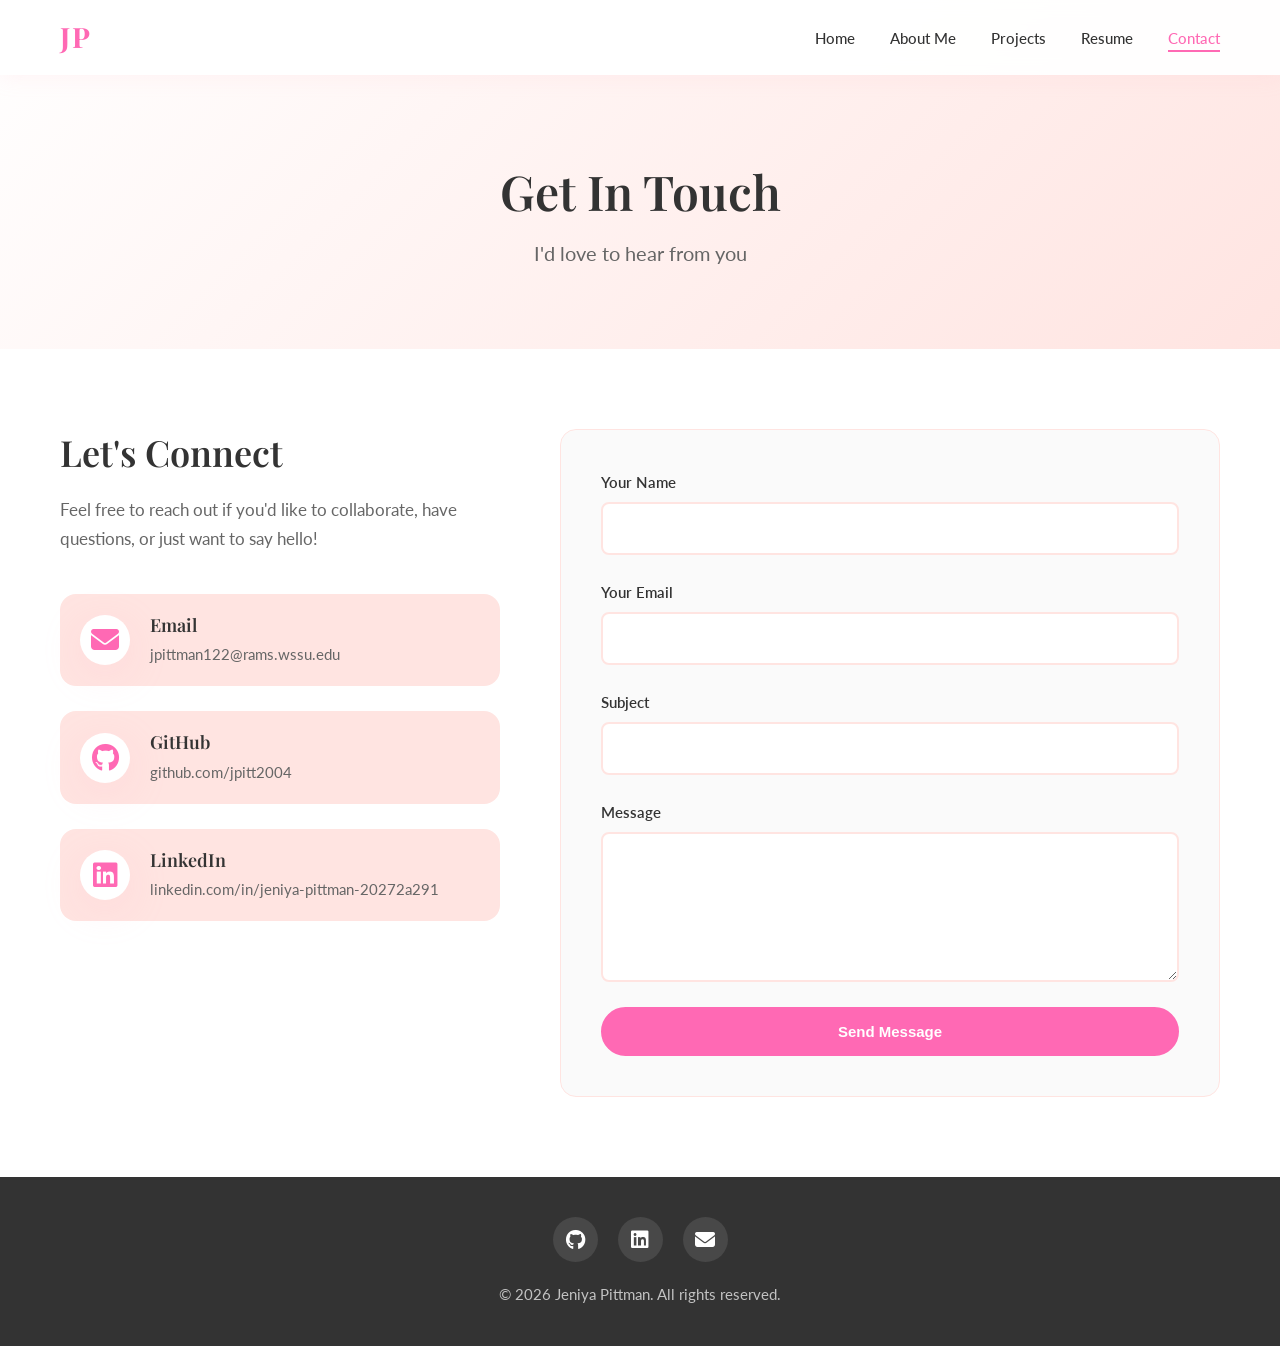
<file: contact.html>
<!DOCTYPE html>
<html lang="en">
<head>
    <meta charset="UTF-8">
    <meta name="viewport" content="width=device-width, initial-scale=1.0">
    <title>Contact | Jeniya Pittman</title>
    <link rel="stylesheet" href="style.css">
    <link rel="stylesheet" href="https://cdnjs.cloudflare.com/ajax/libs/font-awesome/6.4.0/css/all.min.css">
    <link href="https://fonts.googleapis.com/css2?family=Playfair+Display:wght@400;500;600;700&family=Lato:wght@300;400;500;600;700&display=swap" rel="stylesheet">
</head>
<body>
    <nav class="navbar">
        <div class="nav-container">
            <a href="index.html" class="logo">JP</a>
            <ul class="nav-links">
                <li><a href="index.html">Home</a></li>
                <li><a href="about.html">About Me</a></li>
                <li><a href="projects.html">Projects</a></li>
                <li><a href="resume.html">Resume</a></li>
                <li><a href="contact.html" class="active">Contact</a></li>
            </ul>
            <div class="hamburger">
                <span></span>
                <span></span>
                <span></span>
            </div>
        </div>
    </nav>

    <section class="page-header">
        <div class="container">
            <h1 class="fade-in">Get In Touch</h1>
            <p class="fade-in delay-1">I'd love to hear from you</p>
        </div>
    </section>

    <section class="contact-section">
        <div class="container">
            <div class="contact-grid">
                <div class="contact-info fade-in-up">
                    <h2>Let's Connect</h2>
                    <p>Feel free to reach out if you'd like to collaborate, have questions, or just want to say hello!</p>
                    
                    <div class="contact-methods">
                        <div class="contact-method">
                            <a href="mailto:jpittman122@rams.wssu.edu"><i class="fas fa-envelope"></i></a>
                            <div>
                                <h3>Email</h3>
                                <p>jpittman122@rams.wssu.edu</p>
                            </div>
                        </div>
                        <div class="contact-method">
                            <a href="https://github.com/jpitt2004" target="_blank"><i class="fab fa-github"></i></a>
                            <div>
                                <h3>GitHub</h3>
                                <p>github.com/jpitt2004</p>
                            </div>
                        </div>
                        <div class="contact-method">
                            <a href="https://linkedin.com/in/jeniya-pittman-20272a291" target="_blank"><i class="fab fa-linkedin"></i></a>
                            <div>
                                <h3>LinkedIn</h3>
                                <p>linkedin.com/in/jeniya-pittman-20272a291</p>
                            </div>
                        </div>
                    </div>
                </div>

                <div class="contact-form-wrapper fade-in-up delay-1">
                    <form class="contact-form" id="contact-form">
                        <div class="form-group">
                            <label for="name">Your Name</label>
                            <input type="text" id="name" name="name" required>
                        </div>
                        <div class="form-group">
                            <label for="email">Your Email</label>
                            <input type="email" id="email" name="email" required>
                        </div>
                        <div class="form-group">
                            <label for="subject">Subject</label>
                            <input type="text" id="subject" name="subject" required>
                        </div>
                        <div class="form-group">
                            <label for="message">Message</label>
                            <textarea id="message" name="message" rows="5" required></textarea>
                        </div>
                        <button type="submit" class="btn btn-primary">Send Message</button>
                    </form>
                </div>
            </div>
        </div>
    </section>

    <footer class="footer">
        <div class="container">
            <div class="footer-content">
                <div class="footer-social">
                    <a href="https://github.com/jpitt2004" target="_blank"><i class="fab fa-github"></i></a>
                    <a href="https://linkedin.com/in/jeniya-pittman-20272a291" target="_blank"><i class="fab fa-linkedin"></i></a>
                    <a href="mailto:jpittman122@rams.wssu.edu"><i class="fas fa-envelope"></i></a>
                </div>
                <p>&copy; 2026 Jeniya Pittman. All rights reserved.</p>
            </div>
        </div>
    </footer>

    <script src="main.js"></script>
</body>
</html>
</file>
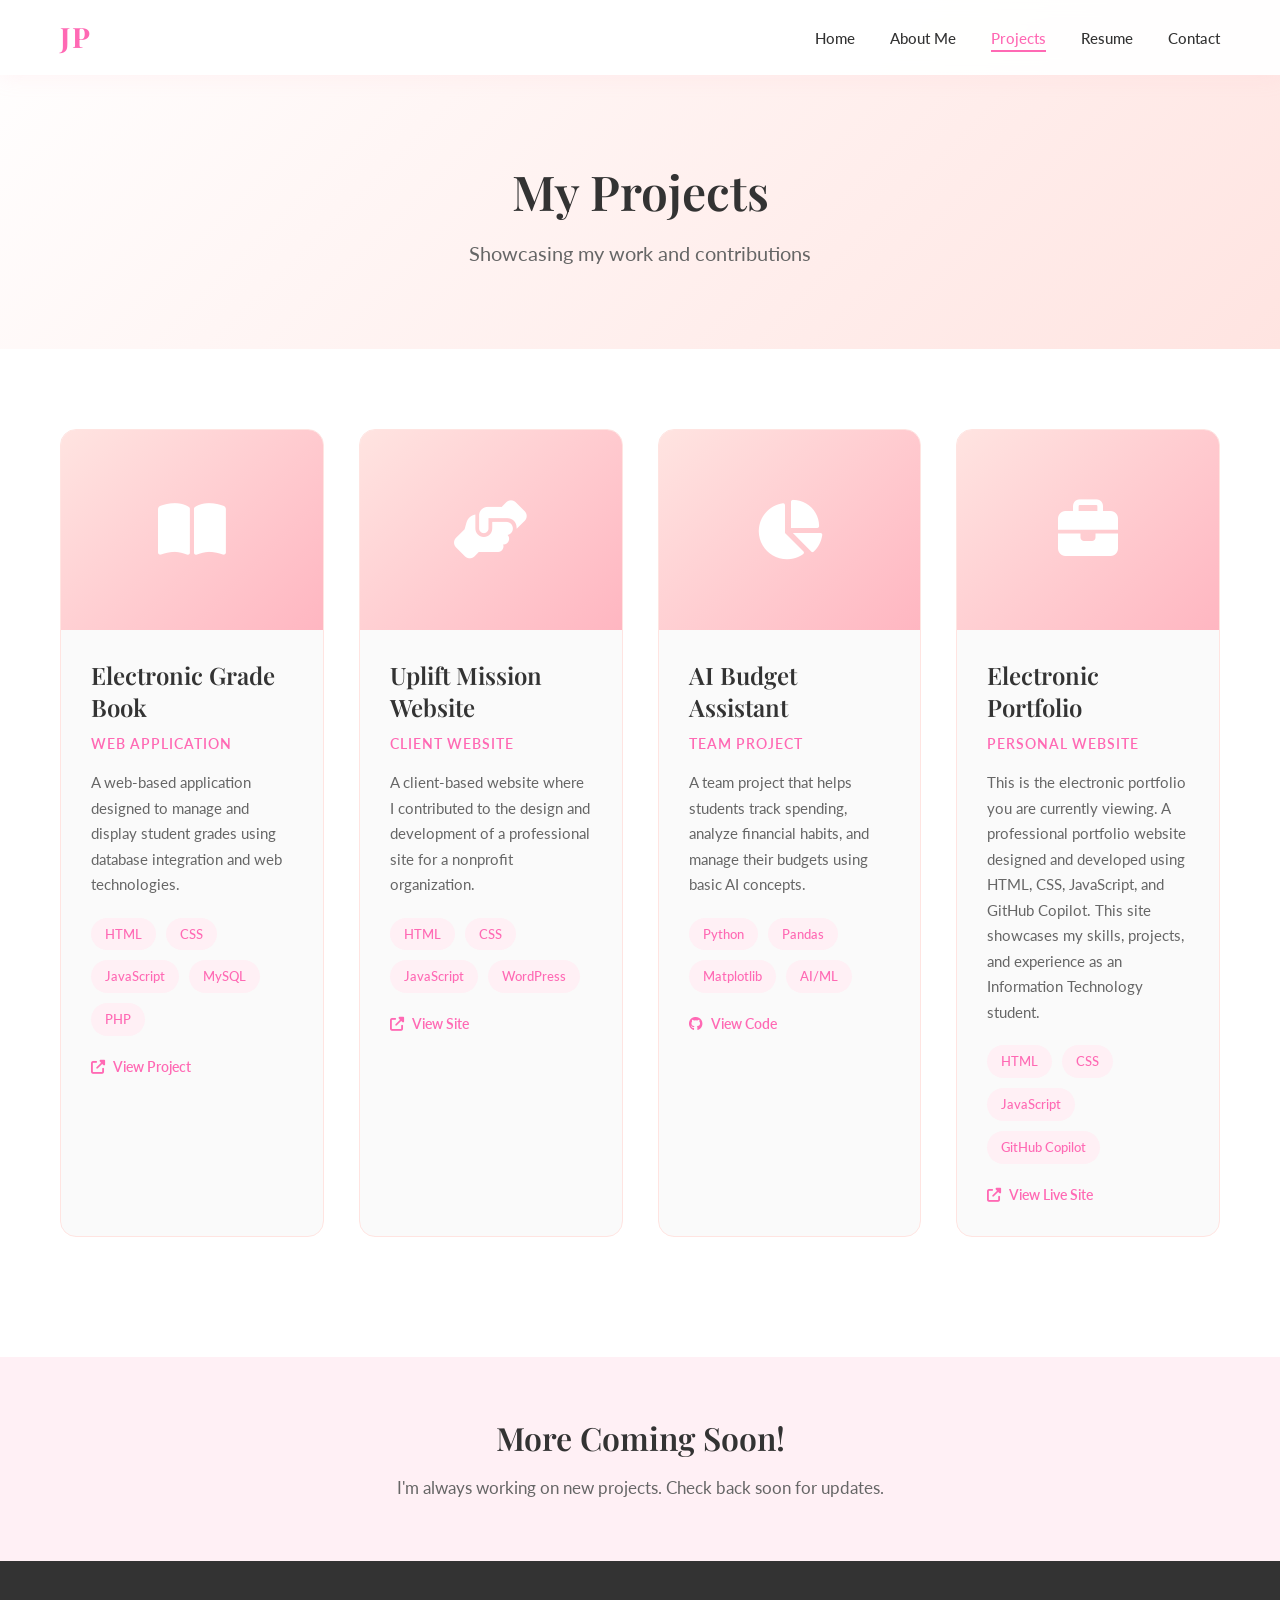
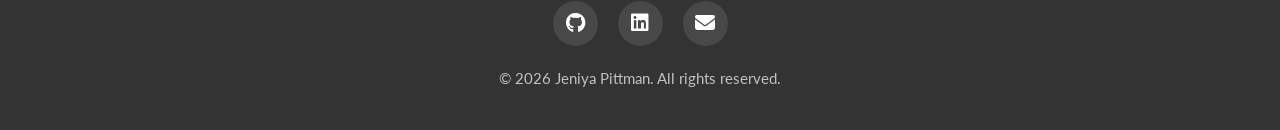
<file: projects.html>
<!DOCTYPE html>
<html lang="en">
<head>
    <meta charset="UTF-8">
    <meta name="viewport" content="width=device-width, initial-scale=1.0">
    <title>Projects | Jeniya Pittman</title>
    <link rel="stylesheet" href="style.css">
    <link rel="stylesheet" href="https://cdnjs.cloudflare.com/ajax/libs/font-awesome/6.4.0/css/all.min.css">
    <link href="https://fonts.googleapis.com/css2?family=Playfair+Display:wght@400;500;600;700&family=Lato:wght@300;400;500;600;700&display=swap" rel="stylesheet">
</head>
<body>
    <nav class="navbar">
        <div class="nav-container">
            <a href="index.html" class="logo">JP</a>
            <ul class="nav-links">
                <li><a href="index.html">Home</a></li>
                <li><a href="about.html">About Me</a></li>
                <li><a href="projects.html" class="active">Projects</a></li>
                <li><a href="resume.html">Resume</a></li>
                <li><a href="contact.html">Contact</a></li>
            </ul>
            <div class="hamburger">
                <span></span>
                <span></span>
                <span></span>
            </div>
        </div>
    </nav>

    <section class="page-header">
        <div class="container">
            <h1 class="fade-in">My Projects</h1>
            <p class="fade-in delay-1">Showcasing my work and contributions</p>
        </div>
    </section>

    <section class="projects-section">
        <div class="container">
            <div class="projects-grid">
                <!-- Project 1: Electronic Grade Book -->
                <div class="project-card fade-in-up">
                    <div class="project-image">
                        <i class="fas fa-book-open"></i>
                    </div>
                    <div class="project-content">
                        <h3>Electronic Grade Book</h3>
                        <p class="project-type">Web Application</p>
                        <p class="project-description">A web-based application designed to manage and display student grades using database integration and web technologies.</p>
                        <div class="project-tech">
                            <span>HTML</span>
                            <span>CSS</span>
                            <span>JavaScript</span>
                            <span>MySQL</span>
                            <span>PHP</span>
                        </div>
                        <div class="project-links">
                            <a href="https://colab.research.google.com/drive/1Uu9YPb7QO1gMLa2wChK_lTn_m-Y5g8Th?usp=sharing" target="_blank" class="project-link"><i class="fas fa-external-link-alt"></i> View Project</a>
                        </div>
                    </div>
                </div>

                <!-- Project 2: Uplift Mission Website -->
                <div class="project-card fade-in-up delay-1">
                    <div class="project-image">
                        <i class="fas fa-hands-helping"></i>
                    </div>
                    <div class="project-content">
                        <h3>Uplift Mission Website</h3>
                        <p class="project-type">Client Website</p>
                        <p class="project-description">A client-based website where I contributed to the design and development of a professional site for a nonprofit organization.</p>
                        <div class="project-tech">
                            <span>HTML</span>
                            <span>CSS</span>
                            <span>JavaScript</span>
                            <span>WordPress</span>
                        </div>
                        <div class="project-links">
                            <a href="https://upliftmissioninc.com/" target="_blank" class="project-link"><i class="fas fa-external-link-alt"></i> View Site</a>
                        </div>
                    </div>
                </div>

                <!-- Project 3: AI Budget Assistant -->
                <div class="project-card fade-in-up delay-2">
                    <div class="project-image">
                        <i class="fas fa-chart-pie"></i>
                    </div>
                    <div class="project-content">
                        <h3>AI Budget Assistant</h3>
                        <p class="project-type">Team Project</p>
                        <p class="project-description">A team project that helps students track spending, analyze financial habits, and manage their budgets using basic AI concepts.</p>
                        <div class="project-tech">
                            <span>Python</span>
                            <span>Pandas</span>
                            <span>Matplotlib</span>
                            <span>AI/ML</span>
                        </div>
                        <div class="project-links">
                            <a href="https://github.com/jpitt2004/ai-budget-assistant" target="_blank" class="project-link"><i class="fab fa-github"></i> View Code</a>
                        </div>
                    </div>
                </div>

                <!-- Project 4: Electronic Portfolio -->
                <div class="project-card fade-in-up delay-3">
                    <div class="project-image">
                        <i class="fas fa-briefcase"></i>
                    </div>
                    <div class="project-content">
                        <h3>Electronic Portfolio</h3>
                        <p class="project-type">Personal Website</p>
                        <p class="project-description">This is the electronic portfolio you are currently viewing. A professional portfolio website designed and developed using HTML, CSS, JavaScript, and GitHub Copilot. This site showcases my skills, projects, and experience as an Information Technology student.</p>
                        <div class="project-tech">
                            <span>HTML</span>
                            <span>CSS</span>
                            <span>JavaScript</span>
                            <span>GitHub Copilot</span>
                        </div>
                        <div class="project-links">
                            <a href="https://jpitt2004.github.io/electronic-portfolio/index.html" target="_blank" class="project-link"><i class="fas fa-external-link-alt"></i> View Live Site</a>
                        </div>
                    </div>
                </div>
            </div>
        </div>
    </section>

    <section class="more-projects">
        <div class="container">
            <div class="more-projects-content fade-in-up">
                <h2>More Coming Soon!</h2>
                <p>I'm always working on new projects. Check back soon for updates.</p>
            </div>
        </div>
    </section>

    <footer class="footer">
        <div class="container">
            <div class="footer-content">
                <div class="footer-social">
                    <a href="https://github.com/jpitt2004" target="_blank"><i class="fab fa-github"></i></a>
                    <a href="https://linkedin.com/in/jeniya-pittman-20272a291" target="_blank"><i class="fab fa-linkedin"></i></a>
                    <a href="mailto:jpittman122@rams.wssu.edu"><i class="fas fa-envelope"></i></a>
                </div>
                <p>&copy; 2026 Jeniya Pittman. All rights reserved.</p>
            </div>
        </div>
    </footer>

    <script src="main.js"></script>
</body>
</html>
</file>
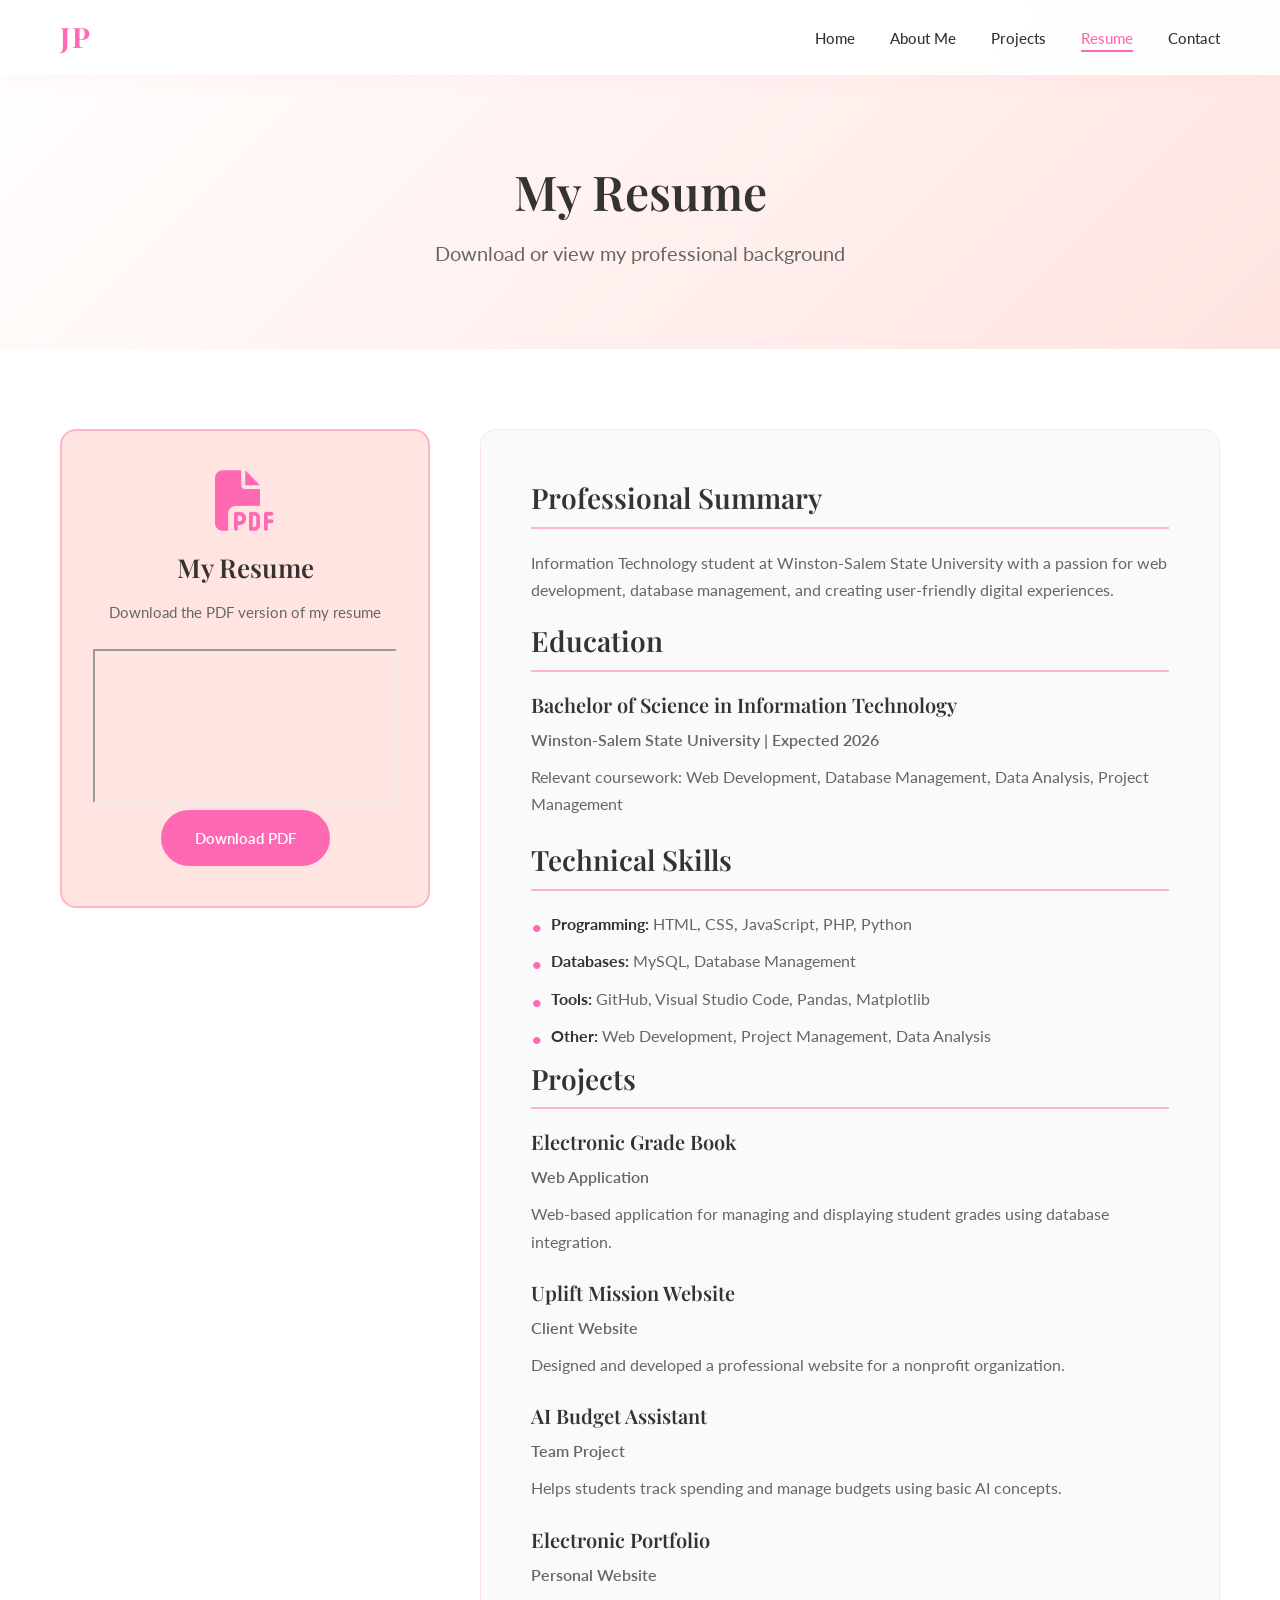
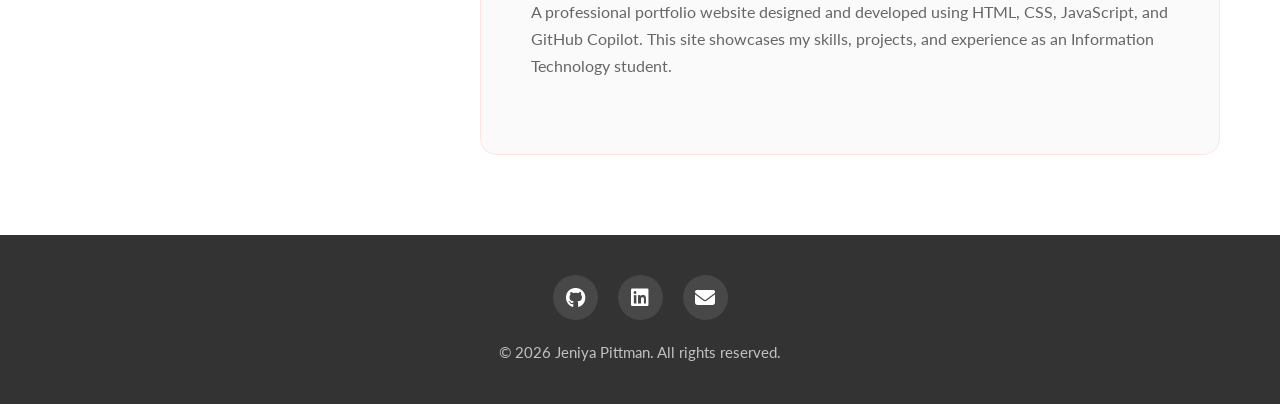
<file: resume.html>
<!DOCTYPE html>
<html lang="en">
<head>
    <meta charset="UTF-8">
    <meta name="viewport" content="width=device-width, initial-scale=1.0">
    <title>Resume | Jeniya Pittman</title>
    <link rel="stylesheet" href="style.css">
    <link rel="stylesheet" href="https://cdnjs.cloudflare.com/ajax/libs/font-awesome/6.4.0/css/all.min.css">
    <link href="https://fonts.googleapis.com/css2?family=Playfair+Display:wght@400;500;600;700&family=Lato:wght@300;400;500;600;700&display=swap" rel="stylesheet">
</head>
<body>
    <nav class="navbar">
        <div class="nav-container">
            <a href="index.html" class="logo">JP</a>
            <ul class="nav-links">
                <li><a href="index.html">Home</a></li>
                <li><a href="about.html">About Me</a></li>
                <li><a href="projects.html">Projects</a></li>
                <li><a href="resume.html" class="active">Resume</a></li>
                <li><a href="contact.html">Contact</a></li>
            </ul>
            <div class="hamburger">
                <span></span>
                <span></span>
                <span></span>
            </div>
        </div>
    </nav>

    <section class="page-header">
        <div class="container">
            <h1 class="fade-in">My Resume</h1>
            <p class="fade-in delay-1">Download or view my professional background</p>
        </div>
    </section>

    <section class="resume-section">
        <div class="container">
            <div class="resume-grid">
                <div class="resume-download fade-in-up">
                    <div class="download-card">
                        <i class="fas fa-file-pdf"></i>
                        <h3>My Resume</h3>
                        <p>Download the PDF version of my resume</p>
                        <div class="pdf-preview-container">
                            <iframe src="Jeniya_Pittman_Resume(2026).pdf" title="Resume Preview" class="pdf-preview" loading="lazy"></iframe>
                        </div>
                        <a href="Jeniya_Pittman_Resume(2026).pdf" class="btn btn-primary" id="download-btn" download>Download PDF</a>
                    </div>
                </div>

                <div class="resume-preview fade-in-up delay-1">
                    <div class="preview-card">
                        <h2>Professional Summary</h2>
                        <p>Information Technology student at Winston-Salem State University with a passion for web development, database management, and creating user-friendly digital experiences.</p>
                        
                        <h2>Education</h2>
                        <div class="resume-item">
                            <h3>Bachelor of Science in Information Technology</h3>
                            <p class="resume-meta">Winston-Salem State University | Expected 2026</p>
                            <p>Relevant coursework: Web Development, Database Management, Data Analysis, Project Management</p>
                        </div>

                        <h2>Technical Skills</h2>
                        <ul class="skills-list">
                            <li><strong>Programming:</strong> HTML, CSS, JavaScript, PHP, Python</li>
                            <li><strong>Databases:</strong> MySQL, Database Management</li>
                            <li><strong>Tools:</strong> GitHub, Visual Studio Code, Pandas, Matplotlib</li>
                            <li><strong>Other:</strong> Web Development, Project Management, Data Analysis</li>
                        </ul>

                        <h2>Projects</h2>
                        <div class="resume-item">
                            <h3>Electronic Grade Book</h3>
                            <p class="resume-meta">Web Application</p>
                            <p>Web-based application for managing and displaying student grades using database integration.</p>
                        </div>
                        <div class="resume-item">
                            <h3>Uplift Mission Website</h3>
                            <p class="resume-meta">Client Website</p>
                            <p>Designed and developed a professional website for a nonprofit organization.</p>
                        </div>
                        <div class="resume-item">
                            <h3>AI Budget Assistant</h3>
                            <p class="resume-meta">Team Project</p>
                            <p>Helps students track spending and manage budgets using basic AI concepts.</p>
                        </div>
                        <div class="resume-item">
                            <h3>Electronic Portfolio</h3>
                            <p class="resume-meta">Personal Website</p>
                            <p>A professional portfolio website designed and developed using HTML, CSS, JavaScript, and GitHub Copilot. This site showcases my skills, projects, and experience as an Information Technology student.</p>
                        </div>
                    </div>
                </div>
            </div>
        </div>
    </section>

    <footer class="footer">
        <div class="container">
            <div class="footer-content">
                <div class="footer-social">
                    <a href="https://github.com/jpitt2004" target="_blank"><i class="fab fa-github"></i></a>
                    <a href="https://linkedin.com/in/jeniya-pittman-20272a291" target="_blank"><i class="fab fa-linkedin"></i></a>
                    <a href="mailto:jpittman122@rams.wssu.edu"><i class="fas fa-envelope"></i></a>
                </div>
                <p>&copy; 2026 Jeniya Pittman. All rights reserved.</p>
            </div>
        </div>
    </footer>

    <script src="main.js"></script>
</body>
</html>
</file>
<file: style.css>
/* ========================================
   CSS Variables & Reset
   ======================================== */
:root {
    --primary-pink: #FFB6C1;
    --soft-pink: #FFE4E1;
    --deep-pink: #FF69B4;
    --light-pink: #FFF0F5;
    --white: #FFFFFF;
    --off-white: #FAFAFA;
    --text-dark: #333333;
    --text-light: #666666;
    --text-muted: #999999;
    --shadow-soft: 0 10px 40px rgba(255, 182, 193, 0.2);
    --shadow-hover: 0 15px 50px rgba(255, 182, 193, 0.35);
    --transition: all 0.3s ease;
    --border-radius: 16px;
    --border-radius-sm: 8px;
}

* {
    margin: 0;
    padding: 0;
    box-sizing: border-box;
}

html {
    scroll-behavior: smooth;
}

body {
    font-family: 'Lato', sans-serif;
    line-height: 1.6;
    color: var(--text-dark);
    background-color: var(--white);
    overflow-x: hidden;
}

h1, h2, h3, h4, h5, h6 {
    font-family: 'Playfair Display', serif;
    font-weight: 600;
    line-height: 1.3;
}

a {
    text-decoration: none;
    color: inherit;
}

ul {
    list-style: none;
}

img {
    max-width: 100%;
    height: auto;
}

.container {
    max-width: 1200px;
    margin: 0 auto;
    padding: 0 20px;
}

/* ========================================
   Navigation
   ======================================== */
.navbar {
    position: fixed;
    top: 0;
    left: 0;
    right: 0;
    background: rgba(255, 255, 255, 0.95);
    backdrop-filter: blur(10px);
    z-index: 1000;
    box-shadow: 0 2px 20px rgba(255, 182, 193, 0.15);
    transition: var(--transition);
}

.nav-container {
    max-width: 1200px;
    margin: 0 auto;
    padding: 15px 20px;
    display: flex;
    justify-content: space-between;
    align-items: center;
}

.logo {
    font-family: 'Playfair Display', serif;
    font-size: 28px;
    font-weight: 700;
    color: var(--deep-pink);
    letter-spacing: 2px;
    transition: var(--transition);
}

.logo:hover {
    color: var(--primary-pink);
    transform: scale(1.05);
}

.nav-links {
    display: flex;
    gap: 35px;
}

.nav-links a {
    font-size: 15px;
    font-weight: 500;
    color: var(--text-dark);
    position: relative;
    padding: 5px 0;
    transition: var(--transition);
}

.nav-links a::after {
    content: '';
    position: absolute;
    bottom: 0;
    left: 0;
    width: 0;
    height: 2px;
    background: var(--deep-pink);
    transition: var(--transition);
}

.nav-links a:hover::after,
.nav-links a.active::after {
    width: 100%;
}

.nav-links a:hover,
.nav-links a.active {
    color: var(--deep-pink);
}

.hamburger {
    display: none;
    cursor: pointer;
    flex-direction: column;
    gap: 5px;
}

.hamburger span {
    width: 25px;
    height: 3px;
    background: var(--text-dark);
    border-radius: 3px;
    transition: var(--transition);
}

/* ========================================
   Hero Section
   ======================================== */
.hero {
    min-height: 100vh;
    display: flex;
    align-items: center;
    justify-content: center;
    padding: 120px 20px 80px;
    background: linear-gradient(135deg, var(--white) 0%, var(--soft-pink) 50%, var(--light-pink) 100%);
    position: relative;
    overflow: hidden;
}

.hero::before {
    content: '';
    position: absolute;
    top: -50%;
    right: -20%;
    width: 600px;
    height: 600px;
    background: radial-gradient(circle, rgba(255, 182, 193, 0.3) 0%, transparent 70%);
    border-radius: 50%;
    animation: float 8s ease-in-out infinite;
}

.hero::after {
    content: '';
    position: absolute;
    bottom: -30%;
    left: -10%;
    width: 400px;
    height: 400px;
    background: radial-gradient(circle, rgba(255, 240, 245, 0.5) 0%, transparent 70%);
    border-radius: 50%;
    animation: float 10s ease-in-out infinite reverse;
}

@keyframes float {
    0%, 100% { transform: translate(0, 0); }
    50% { transform: translate(30px, -30px); }
}

.hero-content {
    display: grid;
    grid-template-columns: 1fr 1fr;
    gap: 60px;
    align-items: center;
    max-width: 1200px;
    width: 100%;
    position: relative;
    z-index: 1;
}

.hero-text h1 {
    font-size: 52px;
    margin-bottom: 20px;
    color: var(--text-dark);
    white-space: nowrap;
}

.hero-text .highlight {
    color: var(--deep-pink);
    position: relative;
}

.hero-text p {
    font-size: 20px;
    color: var(--text-light);
    margin-bottom: 10px;
    white-space: nowrap;
}

.hero-text p:last-of-type {
    font-size: 18px;
    color: var(--text-muted);
    margin-bottom: 30px;
}

.hero-buttons {
    display: flex;
    gap: 20px;
}

.btn {
    display: inline-block;
    padding: 14px 32px;
    border-radius: 50px;
    font-size: 15px;
    font-weight: 600;
    cursor: pointer;
    transition: var(--transition);
    border: 2px solid transparent;
}

.btn-primary {
    background: var(--deep-pink);
    color: var(--white);
    border-color: var(--deep-pink);
}

.btn-primary:hover {
    background: transparent;
    color: var(--deep-pink);
    transform: translateY(-3px);
    box-shadow: var(--shadow-hover);
}

.btn-secondary {
    background: transparent;
    color: var(--deep-pink);
    border-color: var(--deep-pink);
}

.btn-secondary:hover {
    background: var(--deep-pink);
    color: var(--white);
    transform: translateY(-3px);
    box-shadow: var(--shadow-hover);
}

.hero-visual {
    display: flex;
    justify-content: center;
    align-items: center;
    position: relative;
}

.circle-pattern {
    width: 350px;
    height: 350px;
    border-radius: 50%;
    background: linear-gradient(135deg, var(--soft-pink) 0%, var(--primary-pink) 100%);
    position: relative;
    animation: pulse 4s ease-in-out infinite;
}

@keyframes pulse {
    0%, 100% { transform: scale(1); }
    50% { transform: scale(1.05); }
}

.circle-pattern::before {
    content: '';
    position: absolute;
    top: 20px;
    left: 20px;
    right: 20px;
    bottom: 20px;
    border: 3px dashed var(--white);
    border-radius: 50%;
    animation: rotate 20s linear infinite;
}

@keyframes rotate {
    from { transform: rotate(0deg); }
    to { transform: rotate(360deg); }
}

.profile-icon {
    position: absolute;
    width: 180px;
    height: 180px;
    background: var(--white);
    border-radius: 50%;
    display: flex;
    align-items: center;
    justify-content: center;
    box-shadow: var(--shadow-soft);
    overflow: hidden;
}

.profile-icon img {
    width: 100%;
    height: 100%;
    object-fit: cover;
    object-position: center;
}

.profile-icon i {
    font-size: 50px;
    color: var(--deep-pink);
}

.scroll-indicator {
    position: absolute;
    bottom: 40px;
    left: 50%;
    transform: translateX(-50%);
    animation: bounce 2s ease-in-out infinite;
}

.scroll-indicator i {
    font-size: 24px;
    color: var(--deep-pink);
}

@keyframes bounce {
    0%, 100% { transform: translateX(-50%) translateY(0); }
    50% { transform: translateX(-50%) translateY(10px); }
}

/* ========================================
   Quick Intro Section
   ======================================== */
.quick-intro {
    padding: 80px 20px;
    background: var(--white);
}

.intro-grid {
    display: grid;
    grid-template-columns: repeat(3, 1fr);
    gap: 30px;
}

.intro-card {
    background: var(--off-white);
    padding: 40px 30px;
    border-radius: var(--border-radius);
    text-align: center;
    transition: var(--transition);
    border: 1px solid var(--soft-pink);
}

.intro-card:hover {
    transform: translateY(-10px);
    box-shadow: var(--shadow-soft);
    border-color: var(--primary-pink);
}

.intro-card i {
    font-size: 40px;
    color: var(--deep-pink);
    margin-bottom: 20px;
}

.intro-card h3 {
    font-size: 22px;
    margin-bottom: 15px;
    color: var(--text-dark);
}

.intro-card p {
    color: var(--text-light);
    font-size: 15px;
}

/* ========================================
   Page Header
   ======================================== */
.page-header {
    padding: 160px 20px 80px;
    background: linear-gradient(135deg, var(--white) 0%, var(--soft-pink) 100%);
    text-align: center;
}

.page-header h1 {
    font-size: 48px;
    color: var(--text-dark);
    margin-bottom: 15px;
}

.page-header p {
    font-size: 20px;
    color: var(--text-light);
}

/* ========================================
   About Page
   ======================================== */
.about-content {
    padding: 80px 20px;
    background: var(--white);
}

.about-grid {
    display: grid;
    grid-template-columns: 1fr 2fr;
    gap: 60px;
    align-items: start;
}

.about-image {
    display: flex;
    justify-content: center;
}

.image-frame {
    width: 280px;
    height: 280px;
    background: linear-gradient(135deg, var(--soft-pink) 0%, var(--primary-pink) 100%);
    border-radius: var(--border-radius);
    display: flex;
    align-items: center;
    justify-content: center;
    box-shadow: var(--shadow-soft);
    overflow: hidden;
}

.image-frame img {
    width: 100%;
    height: 100%;
    object-fit: cover;
}

.image-frame i {
    font-size: 100px;
    color: var(--white);
}

.about-text h2 {
    font-size: 36px;
    margin-bottom: 25px;
    color: var(--text-dark);
}

.about-text p {
    font-size: 17px;
    color: var(--text-light);
    margin-bottom: 20px;
    line-height: 1.8;
}

.about-text .lead {
    font-size: 20px;
    color: var(--text-dark);
    font-weight: 500;
}

/* ========================================
   Skills Section
   ======================================== */
.skills-section {
    padding: 80px 20px;
    background: var(--light-pink);
}

.section-title {
    text-align: center;
    font-size: 40px;
    margin-bottom: 50px;
    color: var(--text-dark);
}

.skills-grid {
    display: grid;
    grid-template-columns: repeat(4, 1fr);
    gap: 25px;
}

.skill-card {
    background: var(--white);
    padding: 30px 20px;
    border-radius: var(--border-radius);
    text-align: center;
    transition: var(--transition);
    border: 2px solid transparent;
}

.skill-card:hover {
    transform: translateY(-8px);
    border-color: var(--deep-pink);
    box-shadow: var(--shadow-soft);
}

.skill-card i {
    font-size: 45px;
    color: var(--deep-pink);
    margin-bottom: 15px;
}

.skill-card h3 {
    font-size: 18px;
    color: var(--text-dark);
}

/* ========================================
   Interests Section
   ======================================== */
.interests-section {
    padding: 80px 20px;
    background: var(--white);
}

.interests-grid {
    display: grid;
    grid-template-columns: repeat(4, 1fr);
    gap: 30px;
}

.interest-card {
    background: var(--off-white);
    padding: 35px 25px;
    border-radius: var(--border-radius);
    text-align: center;
    transition: var(--transition);
    border: 1px solid var(--soft-pink);
}

.interest-card:hover {
    transform: translateY(-8px);
    box-shadow: var(--shadow-soft);
    background: var(--light-pink);
}

.interest-card i {
    font-size: 40px;
    color: var(--deep-pink);
    margin-bottom: 20px;
}

.interest-card h3 {
    font-size: 20px;
    margin-bottom: 12px;
    color: var(--text-dark);
}

.interest-card p {
    font-size: 15px;
    color: var(--text-light);
}

/* ========================================
   Projects Page
   ======================================== */
.projects-section {
    padding: 80px 20px;
    background: var(--white);
}

.projects-grid {
    display: grid;
    grid-template-columns: repeat(4, 1fr);
    gap: 35px;
}

.project-card {
    background: var(--off-white);
    border-radius: var(--border-radius);
    overflow: hidden;
    transition: var(--transition);
    border: 1px solid var(--soft-pink);
}

.project-card:hover {
    transform: translateY(-12px);
    box-shadow: var(--shadow-hover);
    border-color: var(--deep-pink);
}

.project-image {
    height: 200px;
    background: linear-gradient(135deg, var(--soft-pink) 0%, var(--primary-pink) 100%);
    display: flex;
    align-items: center;
    justify-content: center;
}

.project-image i {
    font-size: 60px;
    color: var(--white);
}

.project-content {
    padding: 30px;
}

.project-content h3 {
    font-size: 24px;
    margin-bottom: 10px;
    color: var(--text-dark);
}

.project-type {
    font-size: 14px;
    color: var(--deep-pink);
    font-weight: 600;
    text-transform: uppercase;
    letter-spacing: 1px;
    margin-bottom: 15px;
}

.project-description {
    font-size: 15px;
    color: var(--text-light);
    margin-bottom: 20px;
    line-height: 1.7;
}

.project-tech {
    display: flex;
    flex-wrap: wrap;
    gap: 10px;
    margin-bottom: 20px;
}

.project-tech span {
    padding: 6px 14px;
    background: var(--light-pink);
    border-radius: 20px;
    font-size: 13px;
    color: var(--deep-pink);
    font-weight: 500;
}

.project-links {
    display: flex;
    gap: 15px;
}

.project-link {
    display: inline-flex;
    align-items: center;
    gap: 8px;
    font-size: 14px;
    color: var(--deep-pink);
    font-weight: 600;
    transition: var(--transition);
}

.project-link:hover {
    color: var(--text-dark);
    transform: translateX(5px);
}

.more-projects {
    padding: 60px 20px;
    background: var(--light-pink);
    text-align: center;
    margin-top: 40px;
}

.more-projects h2 {
    font-size: 32px;
    margin-bottom: 15px;
    color: var(--text-dark);
}

.more-projects p {
    font-size: 17px;
    color: var(--text-light);
}

/* ========================================
   Resume Page
   ======================================== */
.resume-section {
    padding: 80px 20px;
    background: var(--white);
}

.resume-grid {
    display: grid;
    grid-template-columns: 1fr 2fr;
    gap: 50px;
}

.resume-download {
    position: sticky;
    top: 120px;
}

.download-card {
    background: var(--soft-pink);
    padding: 40px 30px;
    border-radius: var(--border-radius);
    text-align: center;
    border: 2px solid var(--primary-pink);
}

.download-card i {
    font-size: 60px;
    color: var(--deep-pink);
    margin-bottom: 20px;
}

.download-card h3 {
    font-size: 26px;
    margin-bottom: 15px;
    color: var(--text-dark);
}

.download-card p {
    font-size: 15px;
    color: var(--text-light);
    margin-bottom: 25px;
}

.upload-section {
    margin-bottom: 25px;
}

.upload-label {
    display: inline-flex;
    align-items: center;
    gap: 10px;
    padding: 12px 24px;
    background: var(--white);
    border: 2px dashed var(--deep-pink);
    border-radius: 50px;
    color: var(--deep-pink);
    font-weight: 600;
    cursor: pointer;
    transition: var(--transition);
}

.upload-label:hover {
    background: var(--deep-pink);
    color: var(--white);
}

.resume-input {
    display: none;
}

.preview-card {
    background: var(--off-white);
    padding: 50px;
    border-radius: var(--border-radius);
    border: 1px solid var(--soft-pink);
}

.preview-card h2 {
    font-size: 28px;
    margin-bottom: 20px;
    color: var(--text-dark);
    padding-bottom: 10px;
    border-bottom: 2px solid var(--primary-pink);
}

.preview-card > h2:first-of-type {
    margin-top: 0;
}

.preview-card p {
    font-size: 16px;
    color: var(--text-light);
    margin-bottom: 20px;
    line-height: 1.7;
}

.resume-item {
    margin-bottom: 25px;
}

.resume-item h3 {
    font-size: 20px;
    color: var(--text-dark);
    margin-bottom: 8px;
}

.resume-meta {
    font-size: 15px;
    color: var(--deep-pink);
    font-weight: 600;
    margin-bottom: 10px !important;
}

.skills-list {
    list-style: none;
}

.skills-list li {
    font-size: 16px;
    color: var(--text-light);
    margin-bottom: 12px;
    padding-left: 20px;
    position: relative;
}

.skills-list li::before {
    content: '•';
    color: var(--deep-pink);
    position: absolute;
    left: 0;
    font-size: 20px;
}

.skills-list strong {
    color: var(--text-dark);
}

/* ========================================
   Contact Page
   ======================================== */
.contact-section {
    padding: 80px 20px;
    background: var(--white);
}

.contact-grid {
    display: grid;
    grid-template-columns: 1fr 1.5fr;
    gap: 60px;
}

.contact-info h2 {
    font-size: 36px;
    margin-bottom: 20px;
    color: var(--text-dark);
}

.contact-info > p {
    font-size: 17px;
    color: var(--text-light);
    margin-bottom: 40px;
    line-height: 1.7;
}

.contact-methods {
    display: flex;
    flex-direction: column;
    gap: 25px;
}

.contact-method {
    display: flex;
    align-items: center;
    gap: 20px;
    padding: 20px;
    background: var(--soft-pink);
    border-radius: var(--border-radius);
    transition: var(--transition);
}

.contact-method:hover {
    transform: translateX(10px);
    background: var(--light-pink);
}

.contact-method i {
    font-size: 28px;
    color: var(--deep-pink);
    width: 50px;
    height: 50px;
    background: var(--white);
    border-radius: 50%;
    display: flex;
    align-items: center;
    justify-content: center;
    box-shadow: var(--shadow-soft);
}

.contact-method h3 {
    font-size: 18px;
    color: var(--text-dark);
    margin-bottom: 5px;
}

.contact-method p {
    font-size: 15px;
    color: var(--text-light);
}

.contact-form-wrapper {
    background: var(--off-white);
    padding: 40px;
    border-radius: var(--border-radius);
    border: 1px solid var(--soft-pink);
}

.contact-form {
    display: flex;
    flex-direction: column;
    gap: 25px;
}

.form-group {
    display: flex;
    flex-direction: column;
    gap: 8px;
}

.form-group label {
    font-size: 15px;
    font-weight: 600;
    color: var(--text-dark);
}

.form-group input,
.form-group textarea {
    padding: 15px 20px;
    border: 2px solid var(--soft-pink);
    border-radius: var(--border-radius-sm);
    font-size: 16px;
    font-family: 'Lato', sans-serif;
    transition: var(--transition);
    background: var(--white);
}

.form-group input:focus,
.form-group textarea:focus {
    outline: none;
    border-color: var(--deep-pink);
    box-shadow: 0 0 0 4px rgba(255, 105, 180, 0.1);
}

.form-group textarea {
    resize: vertical;
    min-height: 150px;
}

/* ========================================
   Footer
   ======================================== */
.footer {
    padding: 40px 20px;
    background: var(--text-dark);
    text-align: center;
}

.footer-content {
    display: flex;
    flex-direction: column;
    align-items: center;
    gap: 20px;
}

.footer-social {
    display: flex;
    gap: 20px;
}

.footer-social a {
    width: 45px;
    height: 45px;
    background: rgba(255, 255, 255, 0.1);
    border-radius: 50%;
    display: flex;
    align-items: center;
    justify-content: center;
    transition: var(--transition);
}

.footer-social a:hover {
    background: var(--deep-pink);
    transform: translateY(-5px);
}

.footer-social i {
    font-size: 20px;
    color: var(--white);
}

.footer p {
    font-size: 15px;
    color: rgba(255, 255, 255, 0.7);
}

/* ========================================
   Animations
   ======================================== */
.fade-in {
    opacity: 0;
    transform: translateY(30px);
    animation: fadeInUp 0.8s ease forwards;
}

.fade-in.delay-1 { animation-delay: 0.2s; }
.fade-in.delay-2 { animation-delay: 0.4s; }
.fade-in.delay-3 { animation-delay: 0.6s; }

.fade-in-up {
    opacity: 0;
    transform: translateY(40px);
    animation: fadeInUp 0.8s ease forwards;
}

.fade-in-up.delay-1 { animation-delay: 0.2s; }
.fade-in-up.delay-2 { animation-delay: 0.4s; }
.fade-in-up.delay-3 { animation-delay: 0.6s; }

@keyframes fadeInUp {
    to {
        opacity: 1;
        transform: translateY(0);
    }
}

/* ========================================
   Responsive Design
   ======================================== */
@media (max-width: 1024px) {
    .hero-content {
        grid-template-columns: 1fr;
        text-align: center;
    }
    
    .hero-buttons {
        justify-content: center;
    }
    
    .hero-visual {
        order: -1;
    }
    
    .circle-pattern {
        width: 280px;
        height: 280px;
    }
    
    .profile-icon {
        width: 100px;
        height: 100px;
    }
    
    .profile-icon i {
        font-size: 40px;
    }
    
    .intro-grid,
    .skills-grid,
    .interests-grid {
        grid-template-columns: repeat(2, 1fr);
    }
    
    .projects-grid {
        grid-template-columns: repeat(2, 1fr);
    }
    
    .about-grid,
    .resume-grid,
    .contact-grid {
        grid-template-columns: 1fr;
    }
    
    .resume-download {
        position: static;
    }
}

@media (max-width: 768px) {
    .nav-links {
        position: fixed;
        top: 70px;
        left: 0;
        right: 0;
        background: var(--white);
        flex-direction: column;
        padding: 30px;
        gap: 20px;
        box-shadow: var(--shadow-soft);
        transform: translateY(-150%);
        transition: var(--transition);
    }
    
    .nav-links.active {
        transform: translateY(0);
    }
    
    .hamburger {
        display: flex;
    }
    
    .hamburger.active span:nth-child(1) {
        transform: rotate(45deg) translate(5px, 5px);
    }
    
    .hamburger.active span:nth-child(2) {
        opacity: 0;
    }
    
    .hamburger.active span:nth-child(3) {
        transform: rotate(-45deg) translate(7px, -6px);
    }
    
    .hero-text h1 {
        font-size: 36px;
        white-space: nowrap;
    }
    
    .hero-text p {
        font-size: 18px;
        white-space: nowrap;
    }
    
    .page-header h1 {
        font-size: 36px;
    }
    
    .intro-grid,
    .skills-grid,
    .interests-grid,
    .projects-grid {
        grid-template-columns: 1fr;
    }
    
    .preview-card {
        padding: 30px;
    }
    
    .contact-form-wrapper {
        padding: 30px;
    }
}

@media (max-width: 480px) {
    .hero {
        padding: 100px 20px 60px;
    }
    
    .hero-text h1 {
        font-size: 28px;
        white-space: nowrap;
    }
    
    .hero-buttons {
        flex-direction: column;
    }
    
    .btn {
        width: 100%;
        text-align: center;
    }
    
    .circle-pattern {
        width: 220px;
        height: 220px;
    }
    
    .profile-icon {
        width: 80px;
        height: 80px;
    }
    
    .profile-icon i {
        font-size: 32px;
    }
    
    .image-frame {
        width: 200px;
        height: 200px;
    }
    
    .image-frame i {
        font-size: 70px;
    }
}
</file>
